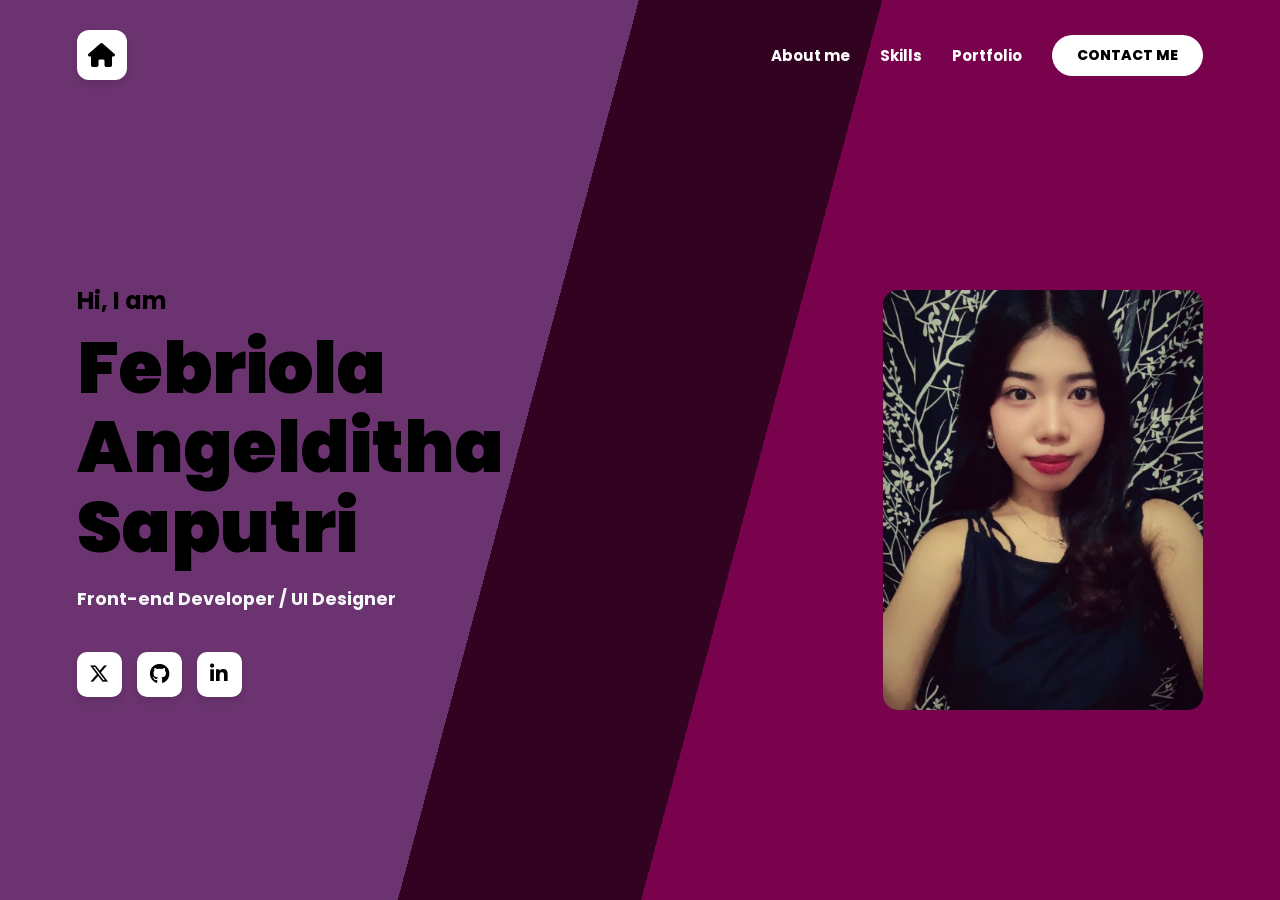
<file: index.html>
<!DOCTYPE html>
<html lang="id">
<head>
    <meta charset="UTF-8">
    <meta name="viewport" content="width=device-width, initial-scale=1.0">
    <title>Home - Febriola Angelditha Saputri</title>
    <link rel="stylesheet" href="stylesheet.css">
    <link rel="stylesheet" href="https://cdnjs.cloudflare.com/ajax/libs/font-awesome/6.5.1/css/all.min.css">
</head>
<body>

    <header>
        <a href="index.html" class="logo"><i class="fa-solid fa-house"></i></a>
        <nav>
            <a href="about.html">About me</a>
            <a href="skill.html">Skills</a>
            <a href="portfolio.html">Portfolio</a>
            <a href="contact.html" class="btn-contact">CONTACT ME</a>
        </nav>
    </header>

    <main>
        <div class="left-col">
            <p class="greeting">Hi, I am</p>
            <h1 class="title-huge">Febriola<br>Angelditha Saputri</h1>
            <p class="subtitle">Front-end Developer / UI Designer</p>
            
            <div class="social-links">
                <a href="#" class="social-btn"><i class="fa-brands fa-x-twitter"></i></a>
                <a href="#" class="social-btn"><i class="fa-brands fa-github"></i></a>
                <a href="#" class="social-btn"><i class="fa-brands fa-linkedin-in"></i></a>
            </div>
        </div>

        <div class="right-col">
            <img src="Dithasiweb.jpeg" alt="Profile" class="hero-image">
        </div>
    </main>

</body>
</html>
</file>
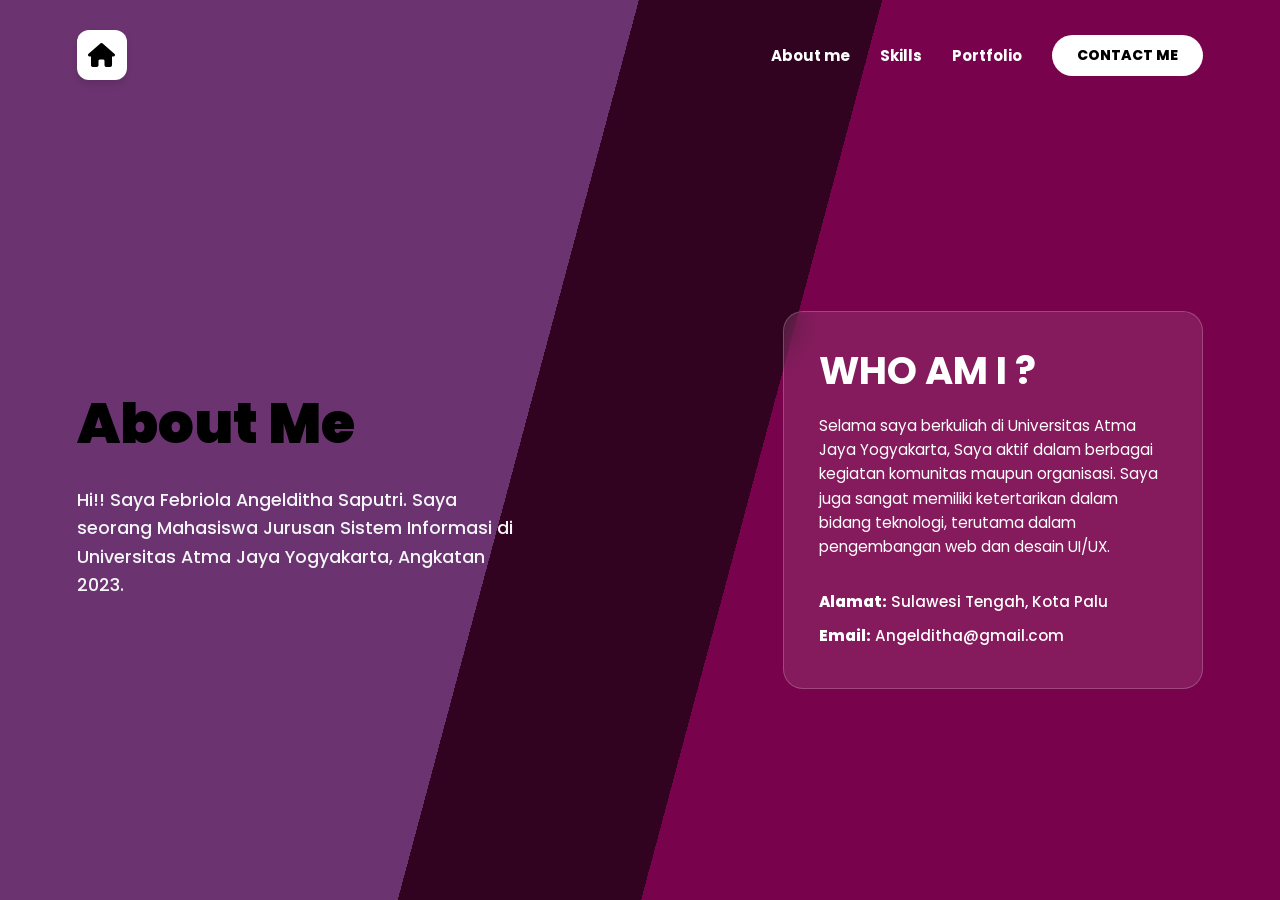
<file: about.html>
<!DOCTYPE html>
<html lang="id">
<head>
    <meta charset="UTF-8">
    <meta name="viewport" content="width=device-width, initial-scale=1.0">
    <title>About Me</title>
    <link rel="stylesheet" href="stylesheet.css">
    <link rel="stylesheet" href="https://cdnjs.cloudflare.com/ajax/libs/font-awesome/6.4.0/css/all.min.css">
</head>
<body>
    <header>
        <a href="index.html" class="logo"><i class="fa-solid fa-house"></i></a>
        <nav>
            <a href="about.html">About me</a>
            <a href="skill.html">Skills</a>
            <a href="portfolio.html">Portfolio</a>
            <a href="contact.html" class="btn-contact">CONTACT ME</a>
        </nav>
    </header>
    <main>
        <div class="left-col">
            <h2 class="section-title">About Me</h2>
            <p class="desc">
                Hi!! Saya Febriola Angelditha Saputri. 
                Saya seorang Mahasiswa Jurusan Sistem Informasi di Universitas Atma Jaya Yogyakarta, Angkatan 2023.
        </div>
        <div class="right-col">
            <div class="about-card">
                <h2>WHO AM I ?</h2>
                <p>
                    Selama saya berkuliah di Universitas Atma Jaya Yogyakarta, Saya aktif dalam berbagai kegiatan komunitas maupun organisasi. 
                    Saya juga sangat memiliki ketertarikan dalam bidang teknologi, terutama dalam pengembangan web dan desain UI/UX.
            </p>
                </p>
                <div class="info-list">
                    <p><strong>Alamat:</strong> Sulawesi Tengah, Kota Palu</p>
                    <p><strong>Email:</strong> Angelditha@gmail.com</p>
                </div>
            </div>
        </div>
    </main>

</body>
</html>
</file>
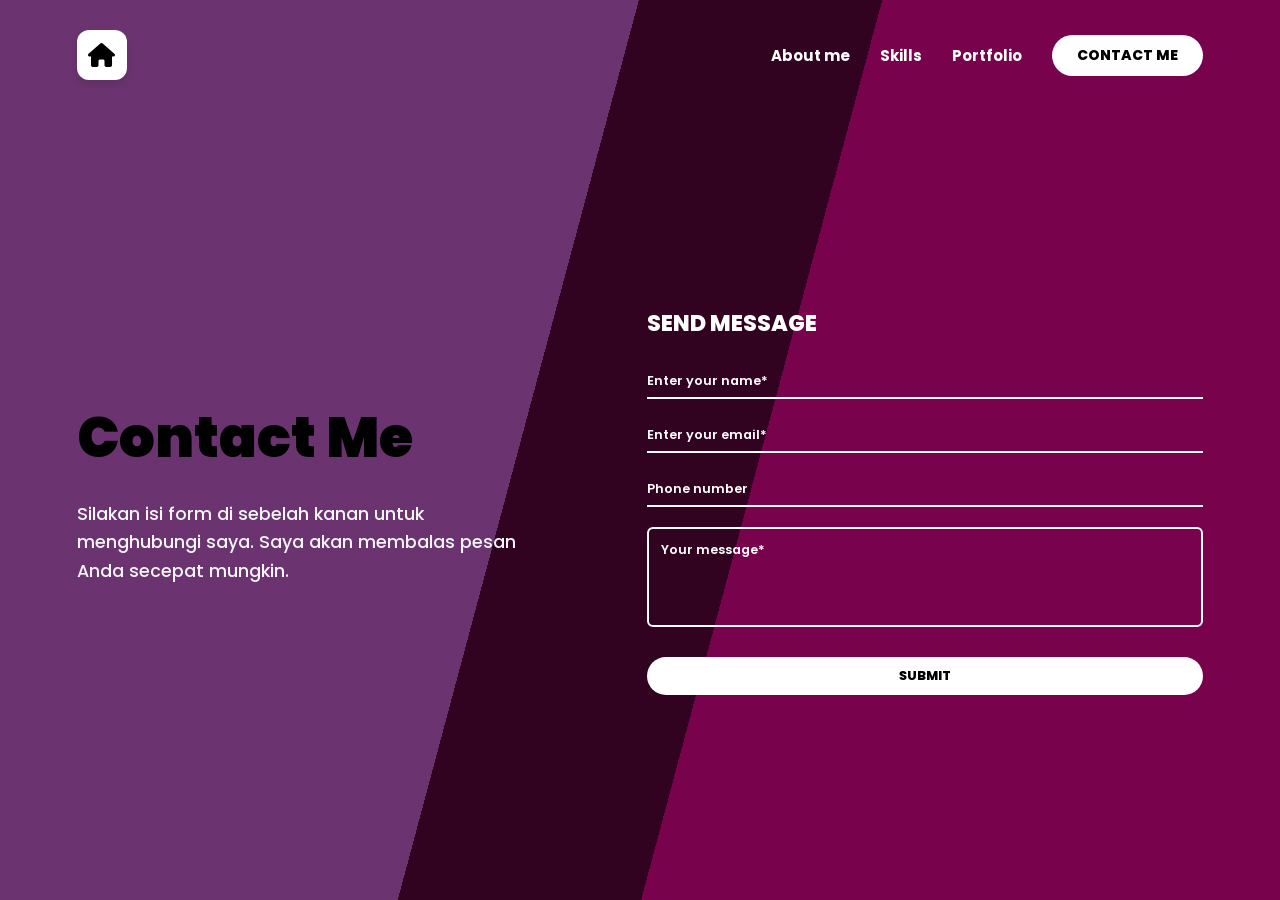
<file: contact.html>
<!DOCTYPE html>
<html lang="id">
<head>
    <meta charset="UTF-8">
    <meta name="viewport" content="width=device-width, initial-scale=1.0">
    <title>Contact Me</title>
    <link rel="stylesheet" href="stylesheet.css">
    <link rel="stylesheet" href="https://cdnjs.cloudflare.com/ajax/libs/font-awesome/6.4.0/css/all.min.css">
</head>
<body>

    <header>
        <a href="index.html" class="logo"><i class="fa-solid fa-house"></i></a>
        <nav>
            <a href="about.html">About me</a>
            <a href="skill.html">Skills</a>
            <a href="portfolio.html">Portfolio</a>
            <a href="contact.html" class="btn-contact">CONTACT ME</a>
        </nav>
    </header>

    <main>
        <div class="left-col">
            <h2 class="section-title">Contact Me</h2>
            <p class="desc">
                Silakan isi form di sebelah kanan untuk menghubungi saya. Saya akan membalas pesan Anda secepat mungkin.
            </p>
        </div>

        <div class="right-col">
            <div class="contact-wrapper">
                <h3>SEND MESSAGE</h3>
                <form class="contact-form">
                    <input type="text" placeholder="Enter your name*" required>
                    <input type="email" placeholder="Enter your email*" required>
                    <input type="text" placeholder="Phone number">
                    <textarea placeholder="Your message*" required></textarea>
                    <button type="submit" class="btn-submit">SUBMIT</button>
                </form>
            </div>
        </div>
    </main>

</body>
</html>
</file>
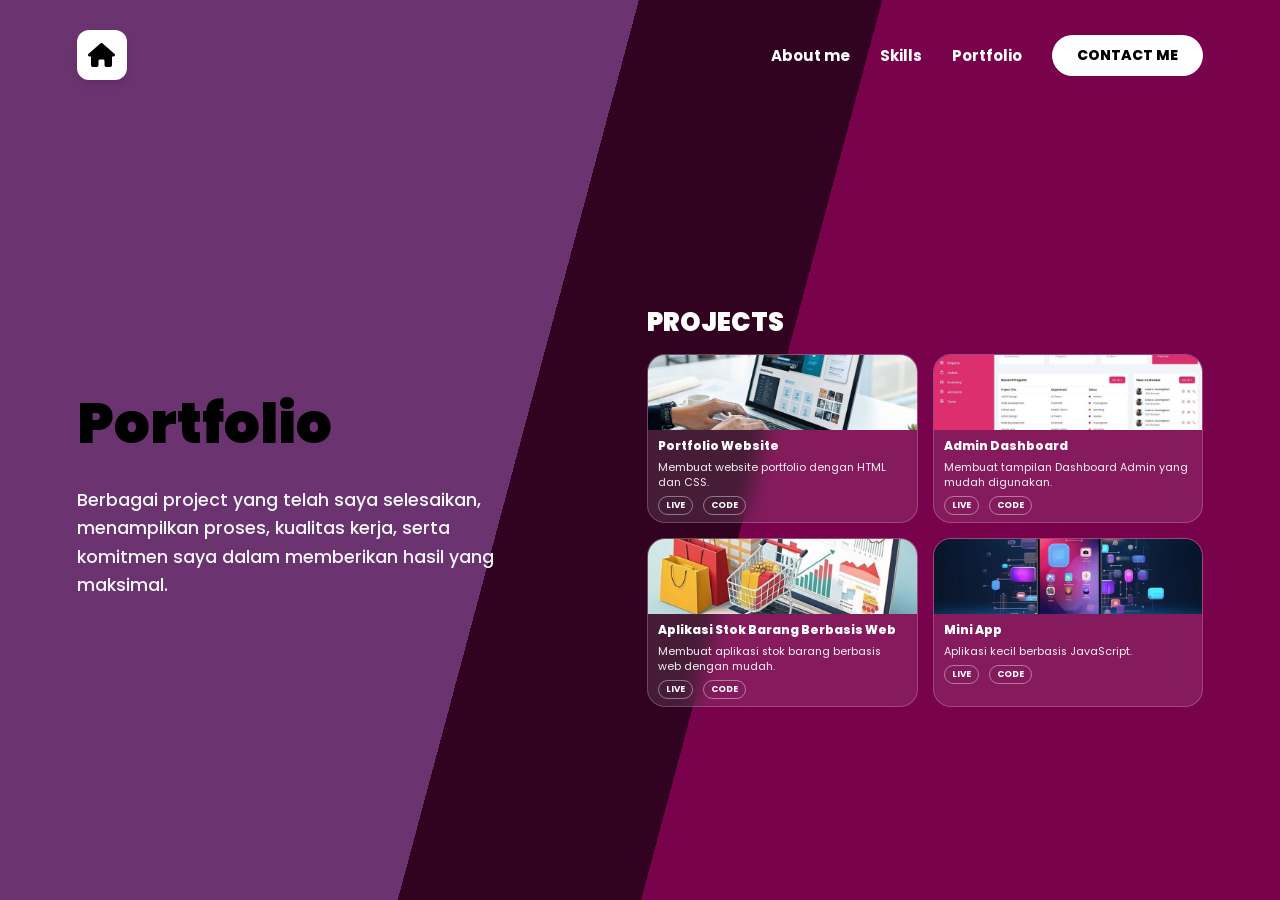
<file: portfolio.html>
<!DOCTYPE html>
<html lang="id">
<head>
    <meta charset="UTF-8">
    <meta name="viewport" content="width=device-width, initial-scale=1.0">
    <title>Portfolio</title>
    <link rel="stylesheet" href="stylesheet.css">
    <link rel="stylesheet" href="https://cdnjs.cloudflare.com/ajax/libs/font-awesome/6.5.1/css/all.min.css">
</head>
<body>
    <header>
        <a href="index.html" class="logo"><i class="fa-solid fa-house"></i></a>
        <nav>
            <a href="about.html">About me</a>
            <a href="skill.html">Skills</a>
            <a href="portfolio.html">Portfolio</a>
            <a href="contact.html" class="btn-contact">CONTACT ME</a>
        </nav>
    </header>
    <main>
        <div class="left-col">
            <h2 class="section-title">Portfolio</h2>
            <p class="desc">
                Berbagai project yang telah saya selesaikan, menampilkan 
                proses, kualitas kerja, serta komitmen saya dalam 
                memberikan hasil yang maksimal.
            </p>
        </div>
        <div class="right-col">
            <div class="projects-wrapper">
                <h3>PROJECTS</h3>
                <div class="projects-grid">
                    <div class="project-card">
                        <div class="project-image"><img src="portweb.jpg" alt="Portfolio Website"></div>
                        <div class="project-info">
                            <h4>Portfolio Website</h4>
                            <p>Membuat website portfolio dengan HTML dan CSS.</p>
                            <div class="project-btns">
                                <a href="https://youtu.be/-u3vE84Wo_U?si=RgEKRs_EzUW9daSX" target="_blank" class="btn-outline">LIVE</a>
                                <a href="https://youtu.be/-u3vE84Wo_U?si=RgEKRs_EzUW9daSX" target="_blank" class="btn-outline">CODE</a>
                            </div>
                        </div>
                    </div>
                    <div class="project-card">
                        <div class="project-image"><img src="admindashboard.jpg" alt="Admin Dashboard"></div>
                        <div class="project-info">
                            <h4>Admin Dashboard</h4>
                            <p>Membuat tampilan Dashboard Admin yang mudah digunakan.</p>
                            <div class="project-btns">
                                <a href="https://youtu.be/Jw5BBVTjGXQ?si=E7Kt5xpkU23T48iN" target="_blank" class="btn-outline">LIVE</a>
                                <a href="https://youtu.be/Jw5BBVTjGXQ?si=E7Kt5xpkU23T48iN" target="_blank" class="btn-outline">CODE</a>
                            </div>
                        </div>
                    </div>
                    <div class="project-card">
                        <div class="project-image"><img src="stokbarang.jpg" alt="Aplikasi Stok Barang Berbasis Web"></div>
                        <div class="project-info">
                            <h4>Aplikasi Stok Barang Berbasis Web</h4>
                            <p>Membuat aplikasi stok barang berbasis web dengan mudah.</p>
                            <div class="project-btns">
                                <a href="https://youtu.be/rWndSLKEegw?si=W2MAo25omtPfKKsC" target="_blank" class="btn-outline">LIVE</a>
                                <a href="https://youtu.be/rWndSLKEegw?si=W2MAo25omtPfKKsC" target="_blank" class="btn-outline">CODE</a>
                            </div>
                        </div>
                    </div>
                    <div class="project-card">
                        <div class="project-image"><img src="miniapp.jpg" alt="Mini App"></div>
                        <div class="project-info">
                            <h4>Mini App</h4>
                            <p>Aplikasi kecil berbasis JavaScript.</p>
                            <div class="project-btns">
                                <a href="https://youtube.com/shorts/DyRIf1J2baw?si=5cecdoDU10FceTLs" target="_blank" class="btn-outline">LIVE</a>
                                <a href="https://youtube.com/shorts/DyRIf1J2baw?si=5cecdoDU10FceTLs" target="_blank" class="btn-outline">CODE</a>
                            </div>
                        </div>
                    </div>

                </div>
            </div>
        </div>
    </main>

</body>
</html>
</file>
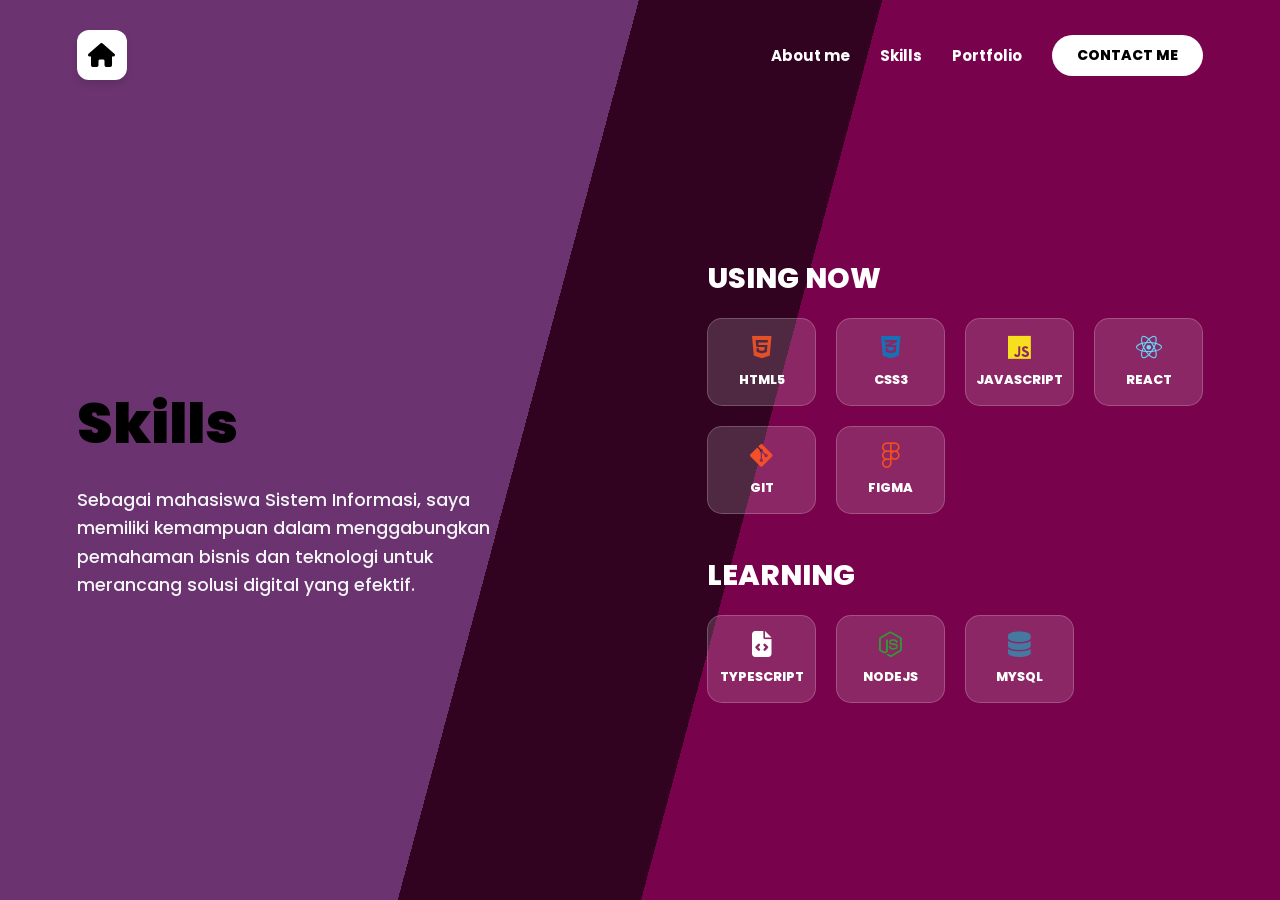
<file: skill.html>
<!DOCTYPE html>
<html lang="id">
<head>
    <meta charset="UTF-8">
    <meta name="viewport" content="width=device-width, initial-scale=1.0">
    <title>Skills</title>
    <link rel="stylesheet" href="stylesheet.css">
    <link rel="stylesheet" href="https://cdnjs.cloudflare.com/ajax/libs/font-awesome/6.4.0/css/all.min.css">
</head>
<body>
    <header>
        <a href="index.html" class="logo"><i class="fa-solid fa-house"></i></a>
        <nav>
            <a href="about.html">About me</a>
            <a href="skill.html">Skills</a>
            <a href="portfolio.html">Portfolio</a>
            <a href="contact.html" class="btn-contact">CONTACT ME</a>
        </nav>
    </header>
    <main>
        <div class="left-col">
            <h2 class="section-title">Skills</h2>
            <p class="desc">
                Sebagai mahasiswa Sistem Informasi, saya memiliki kemampuan dalam menggabungkan pemahaman bisnis dan teknologi untuk merancang solusi digital yang efektif. 
            </p>
        </div>
        <div class="right-col">
            <div class="skills-wrapper">
                <h3>USING NOW</h3>
                <div class="skills-grid">
                    <div class="skill-box"><i class="fa-brands fa-html5"></i><span>HTML5</span></div>
                    <div class="skill-box"><i class="fa-brands fa-css3-alt"></i><span>CSS3</span></div>
                    <div class="skill-box"><i class="fa-brands fa-js"></i><span>JAVASCRIPT</span></div>
                    <div class="skill-box"><i class="fa-brands fa-react"></i><span>REACT</span></div>
                    <div class="skill-box"><i class="fa-brands fa-git-alt"></i><span>GIT</span></div>
                    <div class="skill-box"><i class="fa-brands fa-figma"></i><span>FIGMA</span></div>
                </div>
                <h3>LEARNING</h3>
                <div class="skills-grid">
                    <div class="skill-box"><i class="fa-solid fa-file-code"></i><span>TYPESCRIPT</span></div>
                    <div class="skill-box"><i class="fa-brands fa-node-js"></i><span>NODEJS</span></div>
                    <div class="skill-box"><i class="fa-solid fa-database"></i><span>MYSQL</span></div>
                </div>
            </div>
        </div>
    </main>

</body>
</html>
</file>
<file: stylesheet.css>
@import url('https://fonts.googleapis.com/css2?family=Poppins:wght@400;500;700;900&display=swap');

:root {
    --light-blue: hsl(295, 37%, 32%); /* Warna biru muda kiri */
    --dark-blue: #310321;  /* Warna biru dongker tengah */
    --red: #78024b;        /* Warna merah kanan */
    --text-dark: #000000;
    --text-light: #ffffff;
}

* {
    margin: 0;
    padding: 0;
    box-sizing: border-box;
    font-family: 'Poppins', sans-serif;
}
html,body{ 
    height:100%;
    overflow: hidden; 
}

body {
    background: linear-gradient(105deg, 
        var(--light-blue) 0%, 
        var(--light-blue) 42%, 
        var(--dark-blue) 42%, 
        var(--dark-blue) 58%, 
        var(--red) 58%, 
        var(--red) 100%);
    color: var(--text-light);
    overflow-x: hidden;
}

/* ===== NAVBAR ===== */
header {
    display: flex;
    justify-content: space-between;
    align-items: center;
    padding: 30px 6%;
    position: absolute;
    width: 100%;
    top: 0;
    z-index: 100;
}

.logo {
    background: #ffffff;
    width: 50px;
    height: 50px;
    border-radius: 12px;
    display: flex;
    justify-content: center;
    align-items: center;
    color: var(--text-dark);
    font-size: 24px;
    text-decoration: none;
    box-shadow: 0 4px 6px rgba(0,0,0,0.1);
}

nav {
    display: flex;
    align-items: center;
    gap: 30px;
}

nav a {
    color: var(--text-light);
    text-decoration: none;
    font-weight: 700;
    font-size: 15px;
    transition: 0.3s;
}

nav a:hover {
    opacity: 0.8;
}

.btn-contact {
    background: #ffffff;
    color: var(--text-dark);
    padding: 10px 25px;
    border-radius: 30px;
    font-weight: 800;
    text-transform: uppercase;
    font-size: 14px;
}

/* ===== LAYOUT UTAMA ===== */
main {
    display: flex;
    align-items: center;
    padding: 0 6%;
    height: 100vh;
}

.left-col {
    flex: 1;
    display: flex;
    max-width: 40%;
    flex-direction: column;
    justify-content: center;
    padding-top: 80px
}

.right-col {
    flex: 1;
    display: flex;
    justify-content: flex-end;
    align-items: flex-start;
    padding-top: 100px;
    padding-left: 120px;

}

/* ===== TYPOGRAPHY ===== */
.greeting {
    color: var(--text-dark);
    font-size: 1.5rem;
    font-weight: 700;
    margin-bottom: 10px;
}

.title-huge {
    color: var(--text-dark);
    font-size: 4.5rem;
    font-weight: 900;
    line-height: 1.1;
    margin-bottom: 20px;
}

.subtitle {
    color: #f6f7f8;
    font-size: 1.1rem;
    font-weight: 700;
    margin-bottom: 30px;
}

.section-title {
    color: var(--text-dark);
    font-size: 3.5rem;
    font-weight: 900;
    margin-bottom: 20px;
}

.desc {
    color: #f4f5f6;
    font-size: 1.1rem;
    line-height: 1.6;
    font-weight: 500;
}

/* ===== HOME PAGE ===== */
.social-links {
    display: flex;
    gap: 15px;
    margin-top: 10px;
}

.social-btn {
    width: 45px;
    height: 45px;
    background: #ffffff;
    color: var(--text-dark);
    display: flex;
    justify-content: center;
    align-items: center;
    border-radius: 10px;
    text-decoration: none;
    font-size: 20px;
    box-shadow: 0 4px 6px rgba(0,0,0,0.1);
    transition: 0.3s;
}

.social-btn:hover {
    transform: translateY(-3px);
}

.hero-image {
    width: 100%;
    max-width: 320px;
    height: 420px;
    object-fit: cover;
    border-radius: 15px;
}

/* ===== ABOUT PAGE ===== */
.about-card {
    background: rgba(255, 255, 255, 0.1);
    backdrop-filter: blur(12px);
    -webkit-backdrop-filter: blur(12px);
    border: 1px solid rgba(255, 255, 255, 0.2);
    border-radius: 20px;
    padding:30px 35px;
    color: white;
    width: 420px;
}

.about-card h2 {
    font-size: 2.4rem;
    margin-bottom: 15px;
}

.about-card p {
    font-size: 0.95rem;
    line-height: 1.6;
    margin-bottom: 30px;
}

.about-card .info-list p {
    margin-bottom: 10px;
    font-weight: 500;
}

.about-card .info-list strong {
    font-weight: 800;
}

/* ===== SKILLS PAGE ===== */
.skills-wrapper h3 {
    font-size: 1.8rem;
    font-weight: 800;
    margin-bottom: 18px;
    margin-left: 40px;
    text-transform: uppercase;
}

.skills-grid {
    display: grid;
    grid-template-columns: repeat(4, 1fr);
    gap: 20px;
    margin-bottom: 40px;
    margin-left: 40px;
}

.skill-box {
    background: rgba(255, 255, 255, 0.15);
    border: 1px solid rgba(255, 255, 255, 0.2);
    border-radius: 15px;
    padding: 16px 10px;
    display: flex;
    flex-direction: column;
    align-items: center;
    gap: 10px;
    transition: 0.3s;
}

.skill-box:hover {
    background: rgba(255, 255, 255, 0.25);
}

.skill-box i {
    font-size: 26px;
}

.skill-box .fa-html5 { color: #e34f26; }
.skill-box .fa-css3-alt { color: #1572b6; }
.skill-box .fa-js { color: #f7df1e; }
.skill-box .fa-react { color: #61dafb; }
.skill-box .fa-git-alt { color: #f34f29; }
.skill-box .fa-figma { color: #f24e1e; }
.skill-box .fa-bootstrap { color: #7952b3; }
.skill-box .fa-sass { color: #cc6699; }
.skill-box .fa-node-js { color: #339933; }
.skill-box .fa-database { color: #4479a1; }
.skill-box .fa-envira { color: #47a248; }

.skill-box span {
    font-size: 0.8rem;
    font-weight: 800;
    text-transform: uppercase;
}

/* ===== PORTFOLIO PAGE ===== */
.projects-wrapper h3 {
    font-size: 1.6rem;
    font-weight: 900;
    margin-bottom:  12px;
    margin-top: 10px;
}
.projects-wrapper {
    width: 100%;
    max-width: 600px;
}
.projects-grid {
    display: grid;
    grid-template-columns: repeat(2, 1fr);
    gap: 15px;
    
}

.project-card {
    background: rgba(255, 255, 255, 0.1);
    backdrop-filter: blur(10px);
    border: 1px solid rgba(255, 255, 255, 0.2);
    border-radius: 18px;
    overflow: hidden;
    height: 100%;
    display: flex;
    flex-direction: column;
}

.project-image {
    width: 100%;
    height: 75px;
    background: #111;
    display: flex;
    justify-content: center;
    align-items: center;
    overflow: hidden;
}

.project-image img {
    width: 100%;
    height: 100%;
    object-fit: cover;
}

.project-info {
    padding: 7px 10px;
}

.project-info h4 {
    font-size: 0.75rem;
    font-weight: 800;
    margin-bottom: 5px;
}

.project-info p {
    font-size: 0.68rem;
    margin-bottom: 6px;
    line-height: 1.4;
    color: #f1f1f1;
}

.project-btns {
    display: flex;
    gap: 10px;
}

.btn-outline {
    border: 1px solid rgba(255,255,255,0.4);
    color: white;
    padding: 2px 7px;
    border-radius: 20px;
    font-size: 0.55rem;
    font-weight: 700;
    text-decoration: none;
    transition: 0.3s;
}

.btn-outline:hover {
    background: white;
    color: var(--red);
}

/* ===== CONTACT PAGE ===== */
.contact-wrapper h3 {
    font-size: 1.4rem;
    font-weight: 800;
    margin-bottom: 25px;
}
.contact-wrapper {
    width: 100%;
    max-width: 700px;   /* lebih lebar */
}
.contact-form {
    display: flex;
    flex-direction: column;
    gap: 20px;
}

.contact-form input {
    width: 100%;
    background: transparent;
    border: none;
    border-bottom: 2px solid white;
    padding: 6px 0;
    font-size: 0.85rem;
    color: white;
}

.contact-form input:focus, 
.contact-form textarea:focus {
    outline: none;
    border-bottom-color: #ddd;
}

.contact-form textarea {
    width: 100%;
    height: 100px;
    background: transparent;
    border: 2px solid white;
    border-radius: 6px;
    padding: 12px;
    font-size: 0.85rem;
    color: white;
    resize: none;
}

.contact-form input::placeholder, 
.contact-form textarea::placeholder {
    color: white;
    font-weight: 600;
    font-size: 0.8rem;
}

.btn-submit {
    background: white;
    color: var(--text-dark);
    border: none;
    padding: 10px 0;
    width: 100%;
    border-radius: 30px;
    font-weight: 800;
    font-size: 0.8rem;
    cursor: pointer;
    text-transform: uppercase;
    transition: 0.3s;
    border-radius: 30px;
    margin-top: 10px;
}
.contact-form label {
    font-size: 0.85rem;
    font-weight: 600;
}
.btn-submit:hover {
    background: #f1f1f1;
}
</file>
